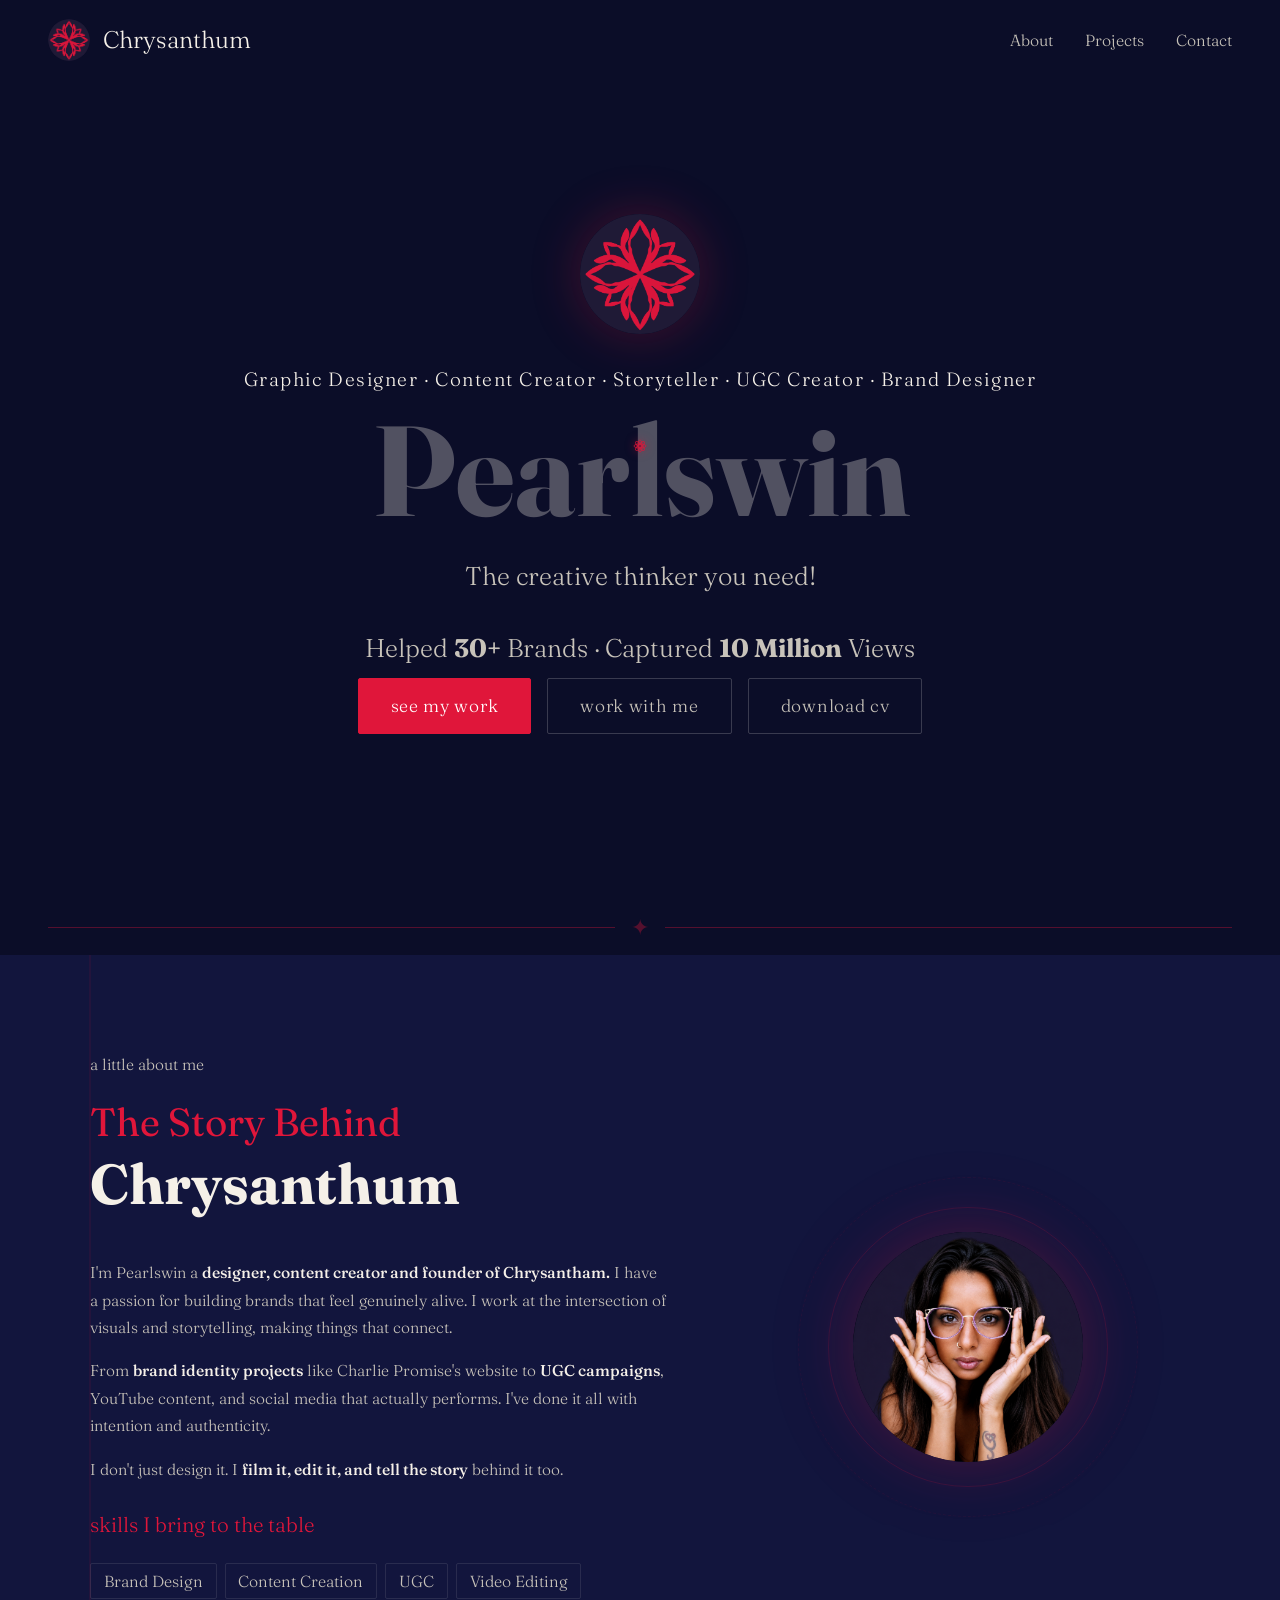
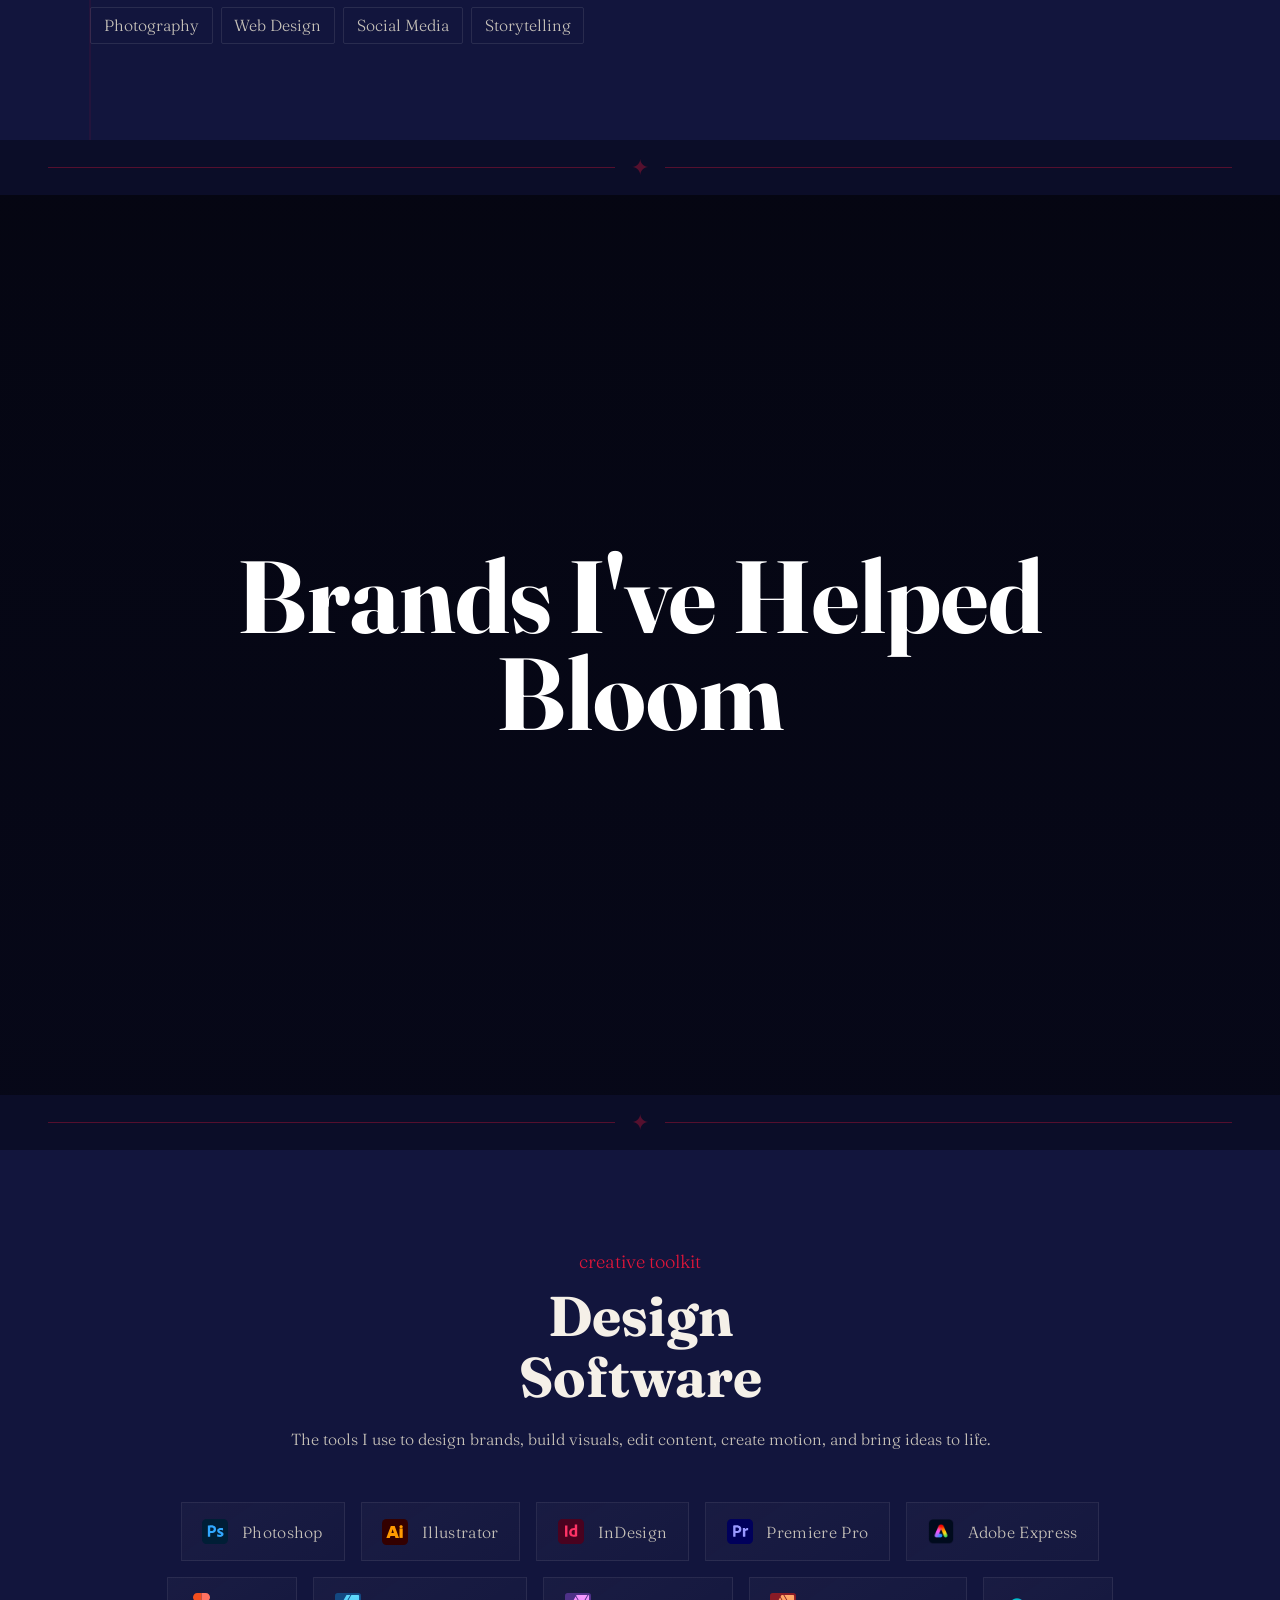
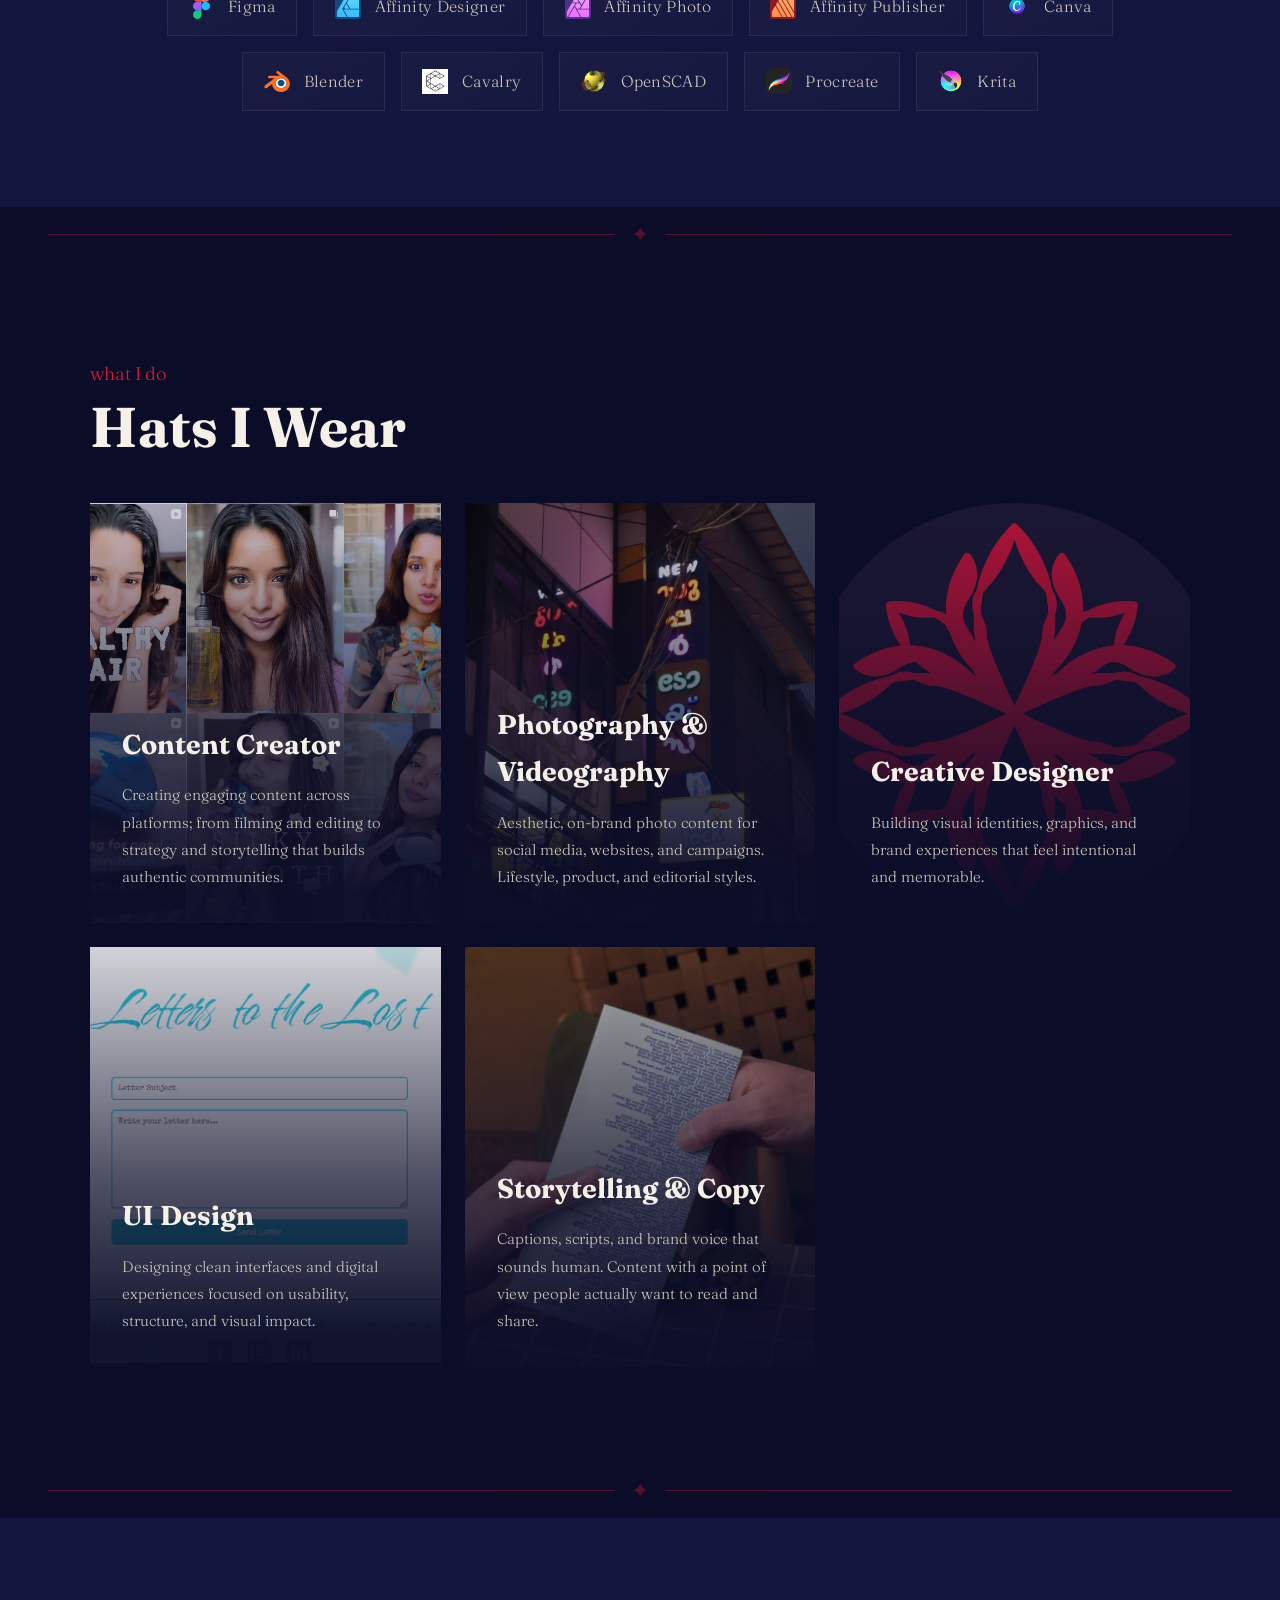
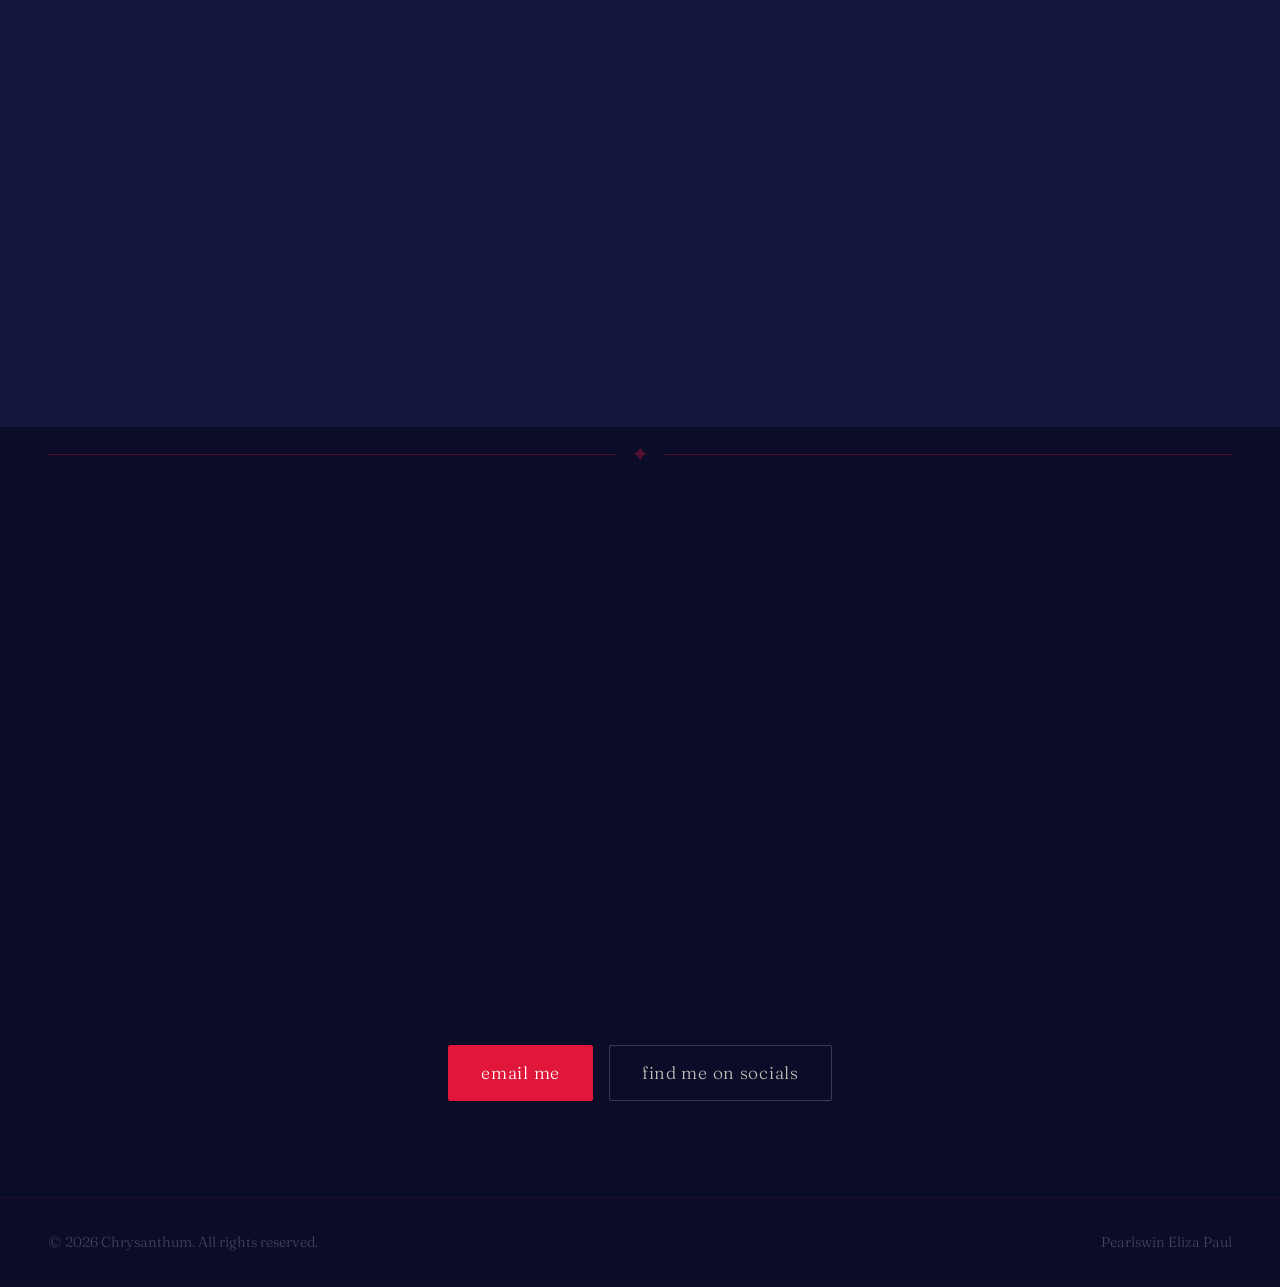
<file: index.html>
<!DOCTYPE html>
<html lang="en">
<head>
  <meta charset="UTF-8" />
  <meta name="viewport" content="width=device-width, initial-scale=1.0" />
  <title>Chrysanthum  Designer & Content Creator</title> 
  <link rel="preconnect" href="https://fonts.googleapis.com">
<link rel="preconnect" href="https://fonts.gstatic.com" crossorigin>
<link href="https://fonts.googleapis.com/css2?family=Fraunces:opsz,wght@9..144,100..900&display=swap" rel="stylesheet">
  <style>
    *, *::before, *::after { box-sizing: border-box; margin: 0; padding: 0; }

    :root {
      --navy:      #12153d;
  --navy-deep: #0b0d28;
  --navy-mid:  #181c4a;
  --crimson:   #e0163a;
  --cream:     #f5f0e8;
  --cream-dim: #c8c3ba;
  --cream-faint: rgba(245,240,232,0.06);
  --ink:       #e8e3db;
  --gold:      #c9a55a;

  --brush:     'Fraunces', serif;
  --script:    'Fraunces', serif;
  --satisfy:   'Fraunces', serif;
  --body:      'Fraunces', serif;
  --editorial: 'Fraunces', serif;
    }

    html { scroll-behavior: smooth; }

    body {
      background: var(--navy-deep);
      color: var(--cream);
      font-family: var(--body);
      font-weight: 300;
      line-height: 1.75;
      cursor: none;
      overflow-x: hidden;
    }

    /* paper texture overlay */
   /* body::after {
      content: '';
      position: fixed; inset: 0; z-index: 900;
      pointer-events: none;
      background-image: url("data:image/svg+xml,%3Csvg xmlns='http://www.w3.org/2000/svg' width='300' height='300'%3E%3Cfilter id='n'%3E%3CfeTurbulence type='fractalNoise' baseFrequency='0.75' numOctaves='4' result='noise'/%3E%3CfeDisplacementMap in='SourceGraphic' in2='noise' scale='50'/%3E%3C/filter%3E%3Crect width='300' height='300' fill='%23f5f0e8' filter='url(%23n)'/%3E%3C/svg%3E");
      background-size: 300px;
      mix-blend-mode: overlay;
    }*/

    /* ── CURSOR ── */
    #cur {
      position: fixed; pointer-events: none; z-index: 9999;
      transform: translate(-50%,-50%);
    }
    #cur svg { width: 30px; height: 30px; animation: spin 10s linear infinite; filter: drop-shadow(0 0 5px rgba(224,22,58,0.5)); transition: width .2s, height .2s; }
    body:has(a:hover) #cur svg, body:has(button:hover) #cur svg { width: 44px; height: 44px; }
    @keyframes spin { to { transform: rotate(360deg); } }

    /* ── NAV ── */
   /* ── NAV ── */
nav{
    position:fixed;
    top:0;
    left:0;
    right:0;
    z-index:500;

    height:80px;              /* fixed navbar height */
    padding:0 3rem;           /* only horizontal padding */

    display:flex;
    justify-content:space-between;
    align-items:center;

    background:transparent;
    border-bottom:1px solid transparent;
    transition:background .4s,border-color .4s;
}

nav.scrolled{
    background:rgba(11,13,40,.95);
    backdrop-filter:blur(14px);
    border-color:rgba(224,22,58,.18);
}

.nav-logo{
    display:flex;
    align-items:center;
    gap:.8rem;
    text-decoration:none;
}

.nav-logo img{
    width:42px;
    height:42px;
    object-fit:cover;
    border-radius:50%;
}

.nav-logo span{
    font-family:var(--brush);
    font-size:1.5rem;
    line-height:1;
    color:var(--cream);
}

.nav-links{
    display:flex;
    align-items:center;
    gap:2rem;
    list-style:none;
}

.nav-links a{
    font-family:var(--script);
    font-size:1rem;
    color:var(--cream-dim);
    text-decoration:none;
    transition:.2s;
}

.nav-links a:hover{
    color:var(--crimson);
}

@media(max-width:768px){
    nav{
        height:70px;
        padding:0 1.5rem;
    }
}

    /* ── HERO ── */
    
    #hero {
     
    padding-top:120px;

      min-height: 100vh;
      display: flex; flex-direction: column; justify-content: center; align-items: center;
      text-align: center; padding: 8rem 2rem 5rem;
      position: relative; overflow: hidden;
    }
    /* rough notebook lines */
    /*#hero::before {
      content: '';
      position: absolute; inset: 0;
      background-image: repeating-linear-gradient(
        to bottom,
        transparent,
        transparent 39px,
        rgba(224,22,58,.06) 39px,
        rgba(224,22,58,.06) 40px
      );
      pointer-events: none;*/
    }
    .hero-glow {
      position: absolute; inset: 0;
      background: radial-gradient(ellipse 65% 55% at 50% 42%, rgba(224,22,58,.11) 0%, transparent 68%);
      pointer-events: none;
    }

    .hero-logo {
      width: 120px; height: 120px; border-radius: 50%;
      box-shadow: 0 0 50px rgba(224,22,58,.28);
      position: relative; z-index: 1; margin-bottom: 1.8rem;
      opacity: 0; animation: fadeDown .9s .2s forwards;
    }
    .hero-eyebrow {
      font-family: var(--script); font-size: 1.2rem;
      color: var(--white); letter-spacing: .08em;
      position: relative; z-index: 1; margin-bottom: .6rem;
      opacity: 0; animation: fadeUp .8s .5s forwards;
    }
    .hero-name {
      font-family: var(--brush);
      font-size: clamp(3.5rem, 10vw, 8rem);
      line-height: 1; color: rgba(245, 240, 232, 0.3);
      position: relative; z-index: 1;
     /*  text-shadow: 3px 3px 0 rgb(255, 255, 255), 6px 6px 0 rgba(255, 255, 255, 0.582); */
      opacity: 0; animation: fadeUp .9s .7s forwards;
      
    }
    .hero-tagline {
      font-family: var(--satisfy); font-size: clamp(1.1rem, 2.5vw, 1.6rem);
      color: var(--cream-dim); margin: 1.2rem 0 .5rem;
      position: relative; z-index: 1;
      opacity: 0; animation: fadeUp .8s .9s forwards;
    }
    .hero-roles {
      display: flex; gap: .8rem; justify-content: center; flex-wrap: wrap;
      margin: 1.5rem 0 2.5rem; position: relative; z-index: 1;
      opacity: 0; animation: fadeUp .8s 1.1s forwards;
    }
    .role-pill {
      font-family: var(--script); font-size: 1rem;
      padding: .3rem 1.1rem;
      border: 1.5px solid rgba(224,22,58,.35);
      color: var(--crimson); background: rgba(224,22,58,.07);
      border-radius: 2px;
    }
    .hero-cta {
      display: flex; gap: 1rem; flex-wrap: wrap; justify-content: center;
      position: relative; z-index: 1;
      opacity: 0; animation: fadeUp .8s 1.3s forwards;
    }
    .btn {
      font-family: var(--script); font-size: 1.1rem; letter-spacing: .04em;
      padding: .7rem 2rem; text-decoration: none; border: 1.5px solid;
      transition: all .28s; border-radius: 2px;
    }
    .btn-crimson { background: var(--crimson); color: white; border-color: var(--crimson); }
    .btn-crimson:hover { background: transparent; color: var(--crimson); }
    .btn-ghost { color: var(--cream-dim); border-color: rgba(245,240,232,.2); }
    .btn-ghost:hover { color: var(--cream); border-color: rgba(245,240,232,.5); }

    
   

    /* ── SHARED SECTION ── */
    section { padding: 6rem 3rem; }
    .section-inner { max-width: 1100px; margin: 0 auto; }
    .section-eyebrow { font-family: var(--script); font-size: 1.15rem; color: var(--crimson); margin-bottom: .4rem; }
    .section-title {
      font-family: var(--brush);
      font-size: clamp(2.2rem, 4.5vw, 3.5rem);
      line-height: 1.1; margin-bottom: 2.8rem;
      color: var(--cream);
    }
    .section-title .script-accent {
      font-family: var(--satisfy); font-size: .7em;
      color: var(--crimson); display: block; font-weight: 400;
      line-height: 1.4; margin-bottom: .2rem;
    }

    /* ink-stroke divider */
    .ink-divider {
      display: flex; align-items: center; gap: 1rem;
      padding: .5rem 3rem; opacity: .35;
    }
    .ink-divider span { font-family: var(--brush); font-size: 1.4rem; color: var(--crimson); }
    .ink-line { flex: 1; height: 1px; background: var(--crimson); }

    /* torn-paper section transition */
    .tear {
      width: 100%; overflow: hidden; line-height: 0;
    }
    .tear svg { display: block; width: 100%; }



    /* ── ABOUT ── */
    #about { background: var(--navy); position: relative; }
    /* notebook left margin rule */
    #about::before {
      content: '';
      position: absolute; top: 0; bottom: 0; left: calc((100% - 1100px)/2 - 1px);
      width: 2px; background: rgba(224,22,58,.08);
      pointer-events: none;
    }
    .about-grid { display: grid; grid-template-columns: 1.3fr 1fr; gap: 5rem; align-items: center; }
    .about-text p { color: var(--cream-dim); margin-bottom: 1rem; font-size: .98rem; }
    .about-text p strong { color: var(--cream); font-weight: 500; }
    .about-text .handnote {
      font-family: var(--satisfy); font-size: 1.3rem;
      color: var(--crimson); margin: 1.5rem 0 .8rem;
      display: block;
    }
    .skill-scrawl {
      display: flex; flex-wrap: wrap; gap: .5rem; margin-top: 1.2rem;
    }
    .skill-tag {
      font-family: var(--script); font-size: 1rem;
      color: var(--cream-dim); padding: .2rem .8rem;
      border: 1px solid rgba(245,240,232,.1);
      border-radius: 2px; transition: all .2s;
    }
    .skill-tag:hover { color: var(--crimson); border-color: rgba(224,22,58,.4); }

    .about-visual { display: flex; justify-content: center; align-items: center; position: relative; }
    .about-logo { width: 230px; height: 230px; border-radius: 50%; box-shadow: 0 0 60px rgba(224,22,58,.22), 0 0 120px rgba(224,22,58,.07); position: relative; z-index: 1; }
    .ring { position: absolute; top: 50%; left: 50%; border-radius: 50%; border: 1px solid rgba(224,22,58,.15); transform: translate(-50%,-50%); }
    .ring-1 { width: 280px; height: 280px; animation: spin2 22s linear infinite; }
    .ring-2 { width: 340px; height: 340px; border-style: dashed; border-color: rgba(224,22,58,.07); animation: spin2 38s linear infinite reverse; }
    @keyframes spin2 { to { transform: translate(-50%,-50%) rotate(360deg); } }

    /* ── CONTENT CREATOR ── */


  
.creator-grid {
  display: grid;
  grid-template-columns: repeat(auto-fit, minmax(280px, 1fr));
  gap: 1.5rem;
}

.creator-card {
  position: relative;

  min-height: 420px;

  overflow: hidden;

  display: flex;
  align-items: flex-end;

  padding: 0;

  background-size: cover;
  background-position: center;

  transition: transform .35s ease;
}

.creator-card:hover {
  transform: translateY(-6px);
}

.creator-overlay {
  position: absolute;
  inset: 0;

  background:
    linear-gradient(
      to top,
      rgba(11,13,40,.97) 8%,
      rgba(11,13,40,.72) 45%,
      rgba(11,13,40,.18) 100%
    );
}

.creator-content {
  position: relative;
  z-index: 2;

  padding: 2rem;
}

.card-num {
  font-family: var(--brush);

  font-size: 3rem;

  color: rgba(245,240,232,.22);

  line-height: 1;

  margin-bottom: .6rem;
}

.card-title {
  font-family: var(--brush);

  font-size: 1.7rem;

  margin-bottom: .8rem;

  color: var(--cream);
}

.card-desc {
  color: var(--cream-dim);

  font-size: .95rem;

  line-height: 1.8;
}


/* BACKGROUND IMAGES */
.creator-video {
  background-image: url('assets/content.png');
}

.creator-photo {
  background-image: url('assets/photography.JPG');
}

.creator-writing {
  background-image: url('assets/writing.png');
}

  .creator-design{
  background-image:url('assets/design.png');
}

.creator-ui{
  background-image:url('assets/ui.png');
}

    /* ── UGC ── */
   #ugc {
  position: relative;
  height: 100vh;
  overflow: hidden;
  padding: 0;
  display: flex;
  align-items: center;
  justify-content: center;
  background: black;
}

.ugc-video {
  position: absolute;
  inset: 0;
  width: 100%;
  height: 100%;
  object-fit: cover;
}

.ugc-overlay {
  position: absolute;
  inset: 0;
  background:
    linear-gradient(
      to bottom,
      rgba(11,13,40,0.45),
      rgba(11,13,40,0.6)
    );
}

.ugc-content {
  position: relative;
  z-index: 2;
  text-align: center;
  padding: 2rem;
}

#ugc .section-eyebrow {
  color: var(--cream);
  margin-bottom: 1rem;
}

#ugc .section-title {
  
  color: white;
  margin-bottom: 0;
  font-size: clamp(3rem, 8vw, 7rem);
  line-height: 0.95;
}

/* ── DESIGN SOFTWARE ── */


#design {
  background: var(--navy);
}

.design-heading {
  text-align: center;
  margin-bottom: 3rem;
}

.design-heading .section-title {
  margin-bottom: 1rem;
}

.software-intro {
  max-width: 700px;

  margin-inline: auto;

  color: var(--cream-dim);

  font-size: 1rem;
  line-height: 1.9;
}

/* SOFTWARE LIST */
.software-list {
  display: flex;
  flex-wrap: wrap;
  justify-content: center;

  gap: 1rem;

  max-width: 1100px;

  margin-inline: auto;

  padding-inline: 2rem;
}

.software-item {
  display: flex;
  align-items: center;
  gap: .85rem;

  padding: .9rem 1.3rem;

  border: 1px solid rgba(245,240,232,.08);

  background:
    linear-gradient(
      145deg,
      rgba(245,240,232,0.03),
      rgba(245,240,232,0.01)
    );

  transition:
    transform .3s ease,
    border-color .3s ease,
    background .3s ease;
}

.software-item:hover {
  transform: translateY(-3px);

  border-color: rgba(224,22,58,.35);

  background:
    linear-gradient(
      145deg,
      rgba(224,22,58,0.08),
      rgba(245,240,232,0.02)
    );
}

.software-item img {
  width: 26px;
  height: 26px;

  object-fit: contain;
}

.software-item span {
  color: var(--cream-dim);

  font-size: 1rem;
  letter-spacing: .02em;
}

.software-item:hover span {
  color: var(--cream);
}

    /* ── SOCIAL ── */
    #social { background: var(--navy); }
    .social-grid { display: grid; grid-template-columns: repeat(auto-fit, minmax(200px, 1fr)); gap: 1rem; }
   /* ── SOCIAL ── */
.social-grid {
  display: flex;
  flex-wrap: wrap;
  justify-content: center;
  
  
  gap: 8rem; 
  
 
  margin-top: 6rem; 
}

.social-link {
  display: flex;
  align-items: center;
  gap: 1rem;

  text-decoration: none;

  transition:
    transform .3s ease,
    opacity .3s ease;
}

.social-link:hover {
  transform: translateY(-3px);
  opacity: .9;
}

.social-logo {
  width: 48px;
  height: 48px;

  object-fit: contain;

  transition: transform .3s ease;
}

.social-link:hover .social-logo {
  transform: scale(1.08);
}

.social-name {
  display: block;

  font-size: .85rem;
  letter-spacing: .12em;

  text-transform: uppercase;

  color: var(--cream-dim);

  margin-bottom: .2rem;
}

.social-handle {
  display: block;

  font-family: var(--brush);

  font-size: 1rem;

  color: var(--cream);
}
    .social-name { font-family: var(--script); font-size: .9rem; letter-spacing: .1em; color: var(--cream-dim); }
    .social-handle { font-family: var(--satisfy); font-size: 1.1rem; color: var(--cream); }

    .social-logo {
  width: 48px;
  height: 48px;
  object-fit: contain;
  position: relative;
  z-index: 1;
  transition: transform .3s ease;
}

.social-card:hover .social-logo {
  transform: scale(1.08);
}

    /* ── CONTACT ── */
    #contact { background: var(--navy-deep); text-align: center; }
    /*#contact { background-image: repeating-linear-gradient(to bottom, transparent, transparent 39px, rgba(224,22,58,.04) 39px, rgba(224,22,58,.04) 40px); 
    */ /#contact .section-title { font-size: clamp(2.5rem, 6vw, 5rem); }
    #contact > .section-inner > p { color: var(--cream-dim); max-width: 480px; margin: 0 auto 2rem; font-size: .97rem; }
    .contact-email {
      display: inline-block;
      font-family: var(--satisfy); font-size: 2.5rem;
      color: var(--crimson); text-decoration: none;
      transition: color .3s; margin-bottom: 2.5rem;
      text-shadow: 2px 2px 0 rgba(224,22,58,.15);
    }
    .contact-email:hover { color: var(--gold); }

    /* ── FOOTER ── */
    footer {
      padding: 2rem 3rem; border-top: 1px solid rgba(224,22,58,.12);
      display: flex; justify-content: space-between; align-items: center;
      flex-wrap: wrap; gap: 1rem;
    }
    footer p { font-family: var(--script); font-size: .9rem; color: rgba(245,240,232,.25); }
    .footer-brand { font-family: var(--brush); font-size: 1.8rem; color: var(--crimson); opacity: .45; }

    /* ── ANIMS ── */
    @keyframes fadeUp   { from { opacity:0; transform:translateY(28px); } to { opacity:1; transform:none; } }
    @keyframes fadeDown { from { opacity:0; transform:translateY(-20px); } to { opacity:1; transform:none; } }
    @keyframes fadeIn   { from { opacity:0; } to { opacity:1; } }
    .reveal { opacity:0; transform:translateY(28px); transition:opacity .8s ease,transform .8s ease; }
    .reveal.visible { opacity:1; transform:none; }
    .d1{transition-delay:.1s;} .d2{transition-delay:.2s;} .d3{transition-delay:.3s;} .d4{transition-delay:.4s;}

    /* ── RESPONSIVE ── */
    @media(max-width:768px){
      nav { padding:1.2rem 1.5rem; }
      .nav-links { display:none; }
      section { padding:4rem 1.5rem; }
      .about-grid,.ugc-layout { grid-template-columns:1fr; gap:3rem; }
      .about-visual { order:-1; }
      .about-logo { width:170px; height:170px; }
      .ring-1{width:210px;height:210px;} .ring-2{width:260px;height:260px;}
      .project-row { grid-template-columns:44px 1fr; }
      .project-arrow { display:none; }
      #about::before { display:none; }
      footer { flex-direction:column; text-align:center; }
    }
  </style>
</head>
<body>

  <!-- FLOWER CURSOR -->
  <div id="cur">
    <svg viewBox="0 0 100 100" xmlns="http://www.w3.org/2000/svg">
      <g transform="translate(50,50)">
        <ellipse rx="7" ry="20" fill="none" stroke="#e0163a" stroke-width="2.5" transform="rotate(0)"/>
        <ellipse rx="7" ry="20" fill="none" stroke="#e0163a" stroke-width="2.5" transform="rotate(45)"/>
        <ellipse rx="7" ry="20" fill="none" stroke="#e0163a" stroke-width="2.5" transform="rotate(90)"/>
        <ellipse rx="7" ry="20" fill="none" stroke="#e0163a" stroke-width="2.5" transform="rotate(135)"/>
        <circle r="5.5" fill="#e0163a"/>
        <circle r="2.5" fill="#12153d"/>
      </g>
    </svg>
  </div>

  <!-- NAV -->
  <nav id="nav">
    <a href="#hero" class="nav-logo">
      <img src="assets/logo.png" alt="Chrysanthum" />
    <span>Chrysanthum</span>
    </a>
    <ul class="nav-links">
      <li><a href="#about">About</a></li>
      <li><a href="projects.html">Projects</a></li>
      <li><a href="#contact">Contact</a></li>
    </ul>
  </nav>

  <!-- HERO -->
  <section id="hero">
    <div class="hero-glow"></div>
    <img src="assets/logo.png" alt="Chrysanthum" class="hero-logo" />
    <p class="hero-eyebrow">Graphic Designer · Content Creator · Storyteller · UGC Creator · Brand Designer</p>
    <h1 class="hero-name">Pearlswin</h1>
    <p class="hero-tagline">The creative thinker you need!</p>
    <p class="hero-tagline">Helped <strong>30+</strong> Brands · Captured <strong>10 Million</strong> Views</p>
 <!--    <div class="hero-roles">
      <span class="role-pill">Content Creator</span>
      <span class="role-pill">UGC Creator</span>
      <span class="role-pill">Brand Designer</span>
      <span class="role-pill">Graphic Designer</span> -->
    </div>
    <div class="hero-cta">
      <a href="projects.html" class="btn btn-crimson">see my work</a>
      <a href="#contact" class="btn btn-ghost">work with me</a>
      <a href="assets/CV Pearlswin Eliza Paul.pdf" download class="btn btn-ghost">download cv</a>
    </div>
  
  </section>

  <div class="ink-divider"><div class="ink-line"></div><span>✦</span><div class="ink-line"></div></div>

  <!-- ABOUT -->
  <section id="about">
    <div class="section-inner">
      <div class="about-grid">
        <div class="about-text reveal">
          <div class="journal-meta">
         
            <div class="journal-dot"></div>
            <div class="journal-line"></div>
          </div>
          <p class="section-eyebrow">a little about me</p>
          <h2 class="section-title">
            <span class="script-accent">The Story Behind</span>
            Chrysanthum
          </h2>
          <p>I'm Pearlswin a <strong>designer, content creator and founder of Chrysantham.</strong> I have a passion for building brands that feel genuinely alive. I work at the intersection of visuals and storytelling, making things that connect.</p>
          <p>From <strong>brand identity projects</strong> like Charlie Promise's website to <strong>UGC campaigns</strong>, YouTube content, and social media that actually performs. I've done it all with intention and authenticity.</p>
          <p>I don't just design it. I <strong>film it, edit it, and tell the story</strong> behind it too.</p>
          <span class="handnote">skills I bring to the table</span>
          <div class="skill-scrawl">
            <span class="skill-tag">Brand Design</span>
            <span class="skill-tag">Content Creation</span>
            <span class="skill-tag">UGC</span>
            <span class="skill-tag">Video Editing</span>
            <span class="skill-tag">Photography</span>
            <span class="skill-tag">Web Design</span>
            <span class="skill-tag">Social Media</span>
            <span class="skill-tag">Storytelling</span>
          </div>
        </div>
        <div class="about-visual reveal">
          <img src="assets/face.png" alt="pearlswin" class="about-logo" />
          <div class="ring ring-1"></div>
          <div class="ring ring-2"></div>
        </div>
      </div>
    </div>
  </section>

  <div class="ink-divider"><div class="ink-line"></div><span>✦</span><div class="ink-line"></div></div>


  
  <!-- UGC VIDEO -->
<section id="ugc">
  <video class="ugc-video" autoplay muted loop playsinline>
    <source src="assets/trailer.mp4" type="video/mp4">
  </video>

  <div class="ugc-overlay"></div>

  <div class="ugc-content reveal">
    <!-- <p class="section-eyebrow">UGC creator</p> -->
    <h2 class="section-title">
      Brands I've Helped<br/>Bloom
    </h2>
  </div>
</section>

<div class="ink-divider"><div class="ink-line"></div><span>✦</span><div class="ink-line"></div></div>

<!-- DESIGN SOFTWARE -->
<section id="design">

  <div class="section-inner">

    <div class="journal-meta reveal">
      <div class="journal-dot"></div>
      <div class="journal-line"></div>
    </div>

    <div class="design-heading reveal">

      <p class="section-eyebrow">
        creative toolkit
      </p>

      <h2 class="section-title">
        Design<br/>Software
      </h2>

      <p class="software-intro">
        The tools I use to design brands, build visuals,
        edit content, create motion, and bring ideas to life.
      </p>

    </div>

    <div class="software-list reveal">

      <div class="software-item">
        <img src="assets/photoshop.svg" alt="Photoshop">
        <span>Photoshop</span>
      </div>

      <div class="software-item">
        <img src="assets/illustrator.svg" alt="Illustrator">
        <span>Illustrator</span>
      </div>

      <div class="software-item">
        <img src="assets/indesign.svg" alt="InDesign">
        <span>InDesign</span>
      </div>

      <div class="software-item">
        <img src="assets/premierepro.svg" alt="Premiere Pro">
        <span>Premiere Pro</span>
      </div>

      <div class="software-item">
        <img src="assets/adobeexpress.png" alt="Adobe Express">
        <span>Adobe Express</span>
      </div>

      <div class="software-item">
        <img src="assets/figma.svg" alt="Figma">
        <span>Figma</span>
      </div>

      <div class="software-item">
        <img src="assets/affinitydesigner.svg" alt="Affinity Designer">
        <span>Affinity Designer</span>
      </div>

      <div class="software-item">
        <img src="assets/affinityphoto.svg" alt="Affinity Photo">
        <span>Affinity Photo</span>
      </div>

      <div class="software-item">
        <img src="assets/affinitypublisher.svg" alt="Affinity Publisher">
        <span>Affinity Publisher</span>
      </div>

      <div class="software-item">
        <img src="assets/canva.png" alt="Canva">
        <span>Canva</span>
      </div>

      <div class="software-item">
        <img src="assets/blender.svg" alt="Blender">
        <span>Blender</span>
      </div>

      <div class="software-item">
        <img src="assets/cavalry.png" alt="Cavalry">
        <span>Cavalry</span>
      </div>

      <div class="software-item">
        <img src="assets/openscad.png" alt="OpenSCAD">
        <span>OpenSCAD</span>
      </div>

      <div class="software-item">
        <img src="assets/procreate.png" alt="Procreate">
        <span>Procreate</span>
      </div>

      <div class="software-item">
        <img src="assets/krita.svg" alt="Krita">
        <span>Krita</span>
      </div>

    </div>

  </div>

</section>

<div class="ink-divider"><div class="ink-line"></div><span>✦</span><div class="ink-line"></div></div>


  <!-- CONTENT CREATOR -->
<section id="creator">
    <div class="section-inner">
      <div class="journal-meta reveal">
       
        <div class="journal-dot"></div>
        <div class="journal-line"></div>
      </div>
      <p class="section-eyebrow reveal">what I do</p>
      <h2 class="section-title reveal">Hats I Wear</h2>
      <div class="creator-grid">
<div class="creator-grid">

  <!-- CONTENT CREATOR -->
  <div class="creator-card creator-video reveal d1">
    <div class="creator-overlay"></div>

    <div class="creator-content">
      <h3 class="card-title">Content Creator</h3>

      <p class="card-desc">
        Creating engaging content across platforms;
        from filming and editing to strategy and storytelling
        that builds authentic communities.
      </p>
    </div>
  </div>

  <!-- PHOTOGRAPHY -->
  <div class="creator-card creator-photo reveal d2">
    <div class="creator-overlay"></div>

    <div class="creator-content">
      <h3 class="card-title">Photography & Videography</h3>

      <p class="card-desc">
        Aesthetic, on-brand photo content for social media,
        websites, and campaigns. Lifestyle, product,
        and editorial styles.
      </p>
    </div>
  </div>

  <!-- CREATIVE DESIGNER -->
  <div class="creator-card creator-design reveal d3">
    <div class="creator-overlay"></div>

    <div class="creator-content">
      <h3 class="card-title">Creative Designer</h3>

      <p class="card-desc">
        Building visual identities, graphics, and brand
        experiences that feel intentional and memorable.
      </p>
    </div>
  </div>

  <!-- UI DESIGN -->
  <div class="creator-card creator-ui reveal d4">
    <div class="creator-overlay"></div>

    <div class="creator-content">
      <h3 class="card-title">UI Design</h3>

      <p class="card-desc">
        Designing clean interfaces and digital experiences
        focused on usability, structure, and visual impact.
      </p>
    </div>
  </div>

  <!-- STORYTELLING -->
  <div class="creator-card creator-writing reveal d4">
    <div class="creator-overlay"></div>

    <div class="creator-content">
      <h3 class="card-title">Storytelling & Copy</h3>

      <p class="card-desc">
        Captions, scripts, and brand voice that sounds human.
        Content with a point of view people actually
        want to read and share.
      </p>
    </div>
  </div>

</div>
</section>

  <div class="ink-divider"><div class="ink-line"></div><span>✦</span><div class="ink-line"></div></div>


  <!-- SOCIAL -->
<section id="social">
  <div class="section-inner">

    <p class="section-eyebrow reveal">find me online</p>

    <h2 class="section-title reveal">
      Channels &<br/>Platforms
    </h2>

    <div class="social-grid">

      <!-- Instagram -->
      <a href="https://www.instagram.com/pearlswin/?hl=en"
         target="_blank"
         class="social-link reveal d1">

        <img src="assets/instagram.png"
             alt="Instagram"
             class="social-logo" />

        <div>
          <span class="social-name">Instagram</span>
          <span class="social-handle">@pearlswin</span>
        </div>

      </a>


      <!-- TikTok -->
      <a href="https://www.tiktok.com/@pearlswin"
         target="_blank"
         class="social-link reveal d2">

        <img src="assets/tiktok.png"
             alt="TikTok"
             class="social-logo" />

        <div>
          <span class="social-name">TikTok</span>
          <span class="social-handle">@pearlswin</span>
        </div>

      </a>


      <!-- Facebook -->
      <a href="https://www.facebook.com/pearlswin/"
         target="_blank"
         class="social-link reveal d3">

        <img src="assets/facebook.png"
             alt="Facebook"
             class="social-logo" />

        <div>
          <span class="social-name">Facebook</span>
          <span class="social-handle">Pearlswin</span>
        </div>

      </a>


      <!-- LinkedIn -->
      <a href="https://www.linkedin.com/in/pearlswin-eliza-paul-662977155/"
         target="_blank"
         class="social-link reveal d4">

        <img src="assets/linkedin.png"
             alt="LinkedIn"
             class="social-logo" />

        <div>
          <span class="social-name">LinkedIn</span>
          <span class="social-handle">
            Pearlswin Eliza Paul
          </span>
        </div>

      </a>

    </div>

  </div>
</section>
<div class="ink-divider"><div class="ink-line"></div><span>✦</span><div class="ink-line"></div></div>
  <!-- CONTACT -->
  <section id="contact">
    <div class="section-inner">
      <div class="journal-meta reveal" style="justify-content:center;">
       
      </div>
      <p class="section-eyebrow reveal">get in touch</p>
      <h2 class="section-title reveal">Let's create<br/>something beautiful</h2>
      <p class="reveal">Whether you need a designer, a content creator, a UGC partner, or all three; I'd love to hear from you.</p>
      <br/>
      <a href="mailto:pearlswin9@gmail.com" class="contact-email reveal">pearlswin9@gmail.com</a>
      <br/>
      <div class="hero-cta reveal" style="justify-content:center; margin-top:1rem;">
        <a href="mailto:pearlswin9@gmail.com" class="btn btn-crimson">email me</a>
        <a href="#social" class="btn btn-ghost">find me on socials</a>
      </div>
    </div>
  </section>

  <!-- FOOTER -->
  <footer>
    <p>© 2026 Chrysanthum. All rights reserved.</p>
   
    <p>Pearlswin Eliza Paul</p>
  </footer>

  <script>
    const cur = document.getElementById('cur');
    let mx = innerWidth/2, my = innerHeight/2;
    document.addEventListener('mousemove', e => { mx = e.clientX; my = e.clientY; });
    (function move(){ cur.style.left = mx+'px'; cur.style.top = my+'px'; requestAnimationFrame(move); })();

    window.addEventListener('scroll', () => { document.getElementById('nav').classList.toggle('scrolled', scrollY > 50); });

    const obs = new IntersectionObserver(entries => {
      entries.forEach(e => { if(e.isIntersecting){ e.target.classList.add('visible'); obs.unobserve(e.target); } });
    }, { threshold: 0.1 });
    document.querySelectorAll('.reveal').forEach(el => obs.observe(el));
  </script>
</body>
</html>
</file>
